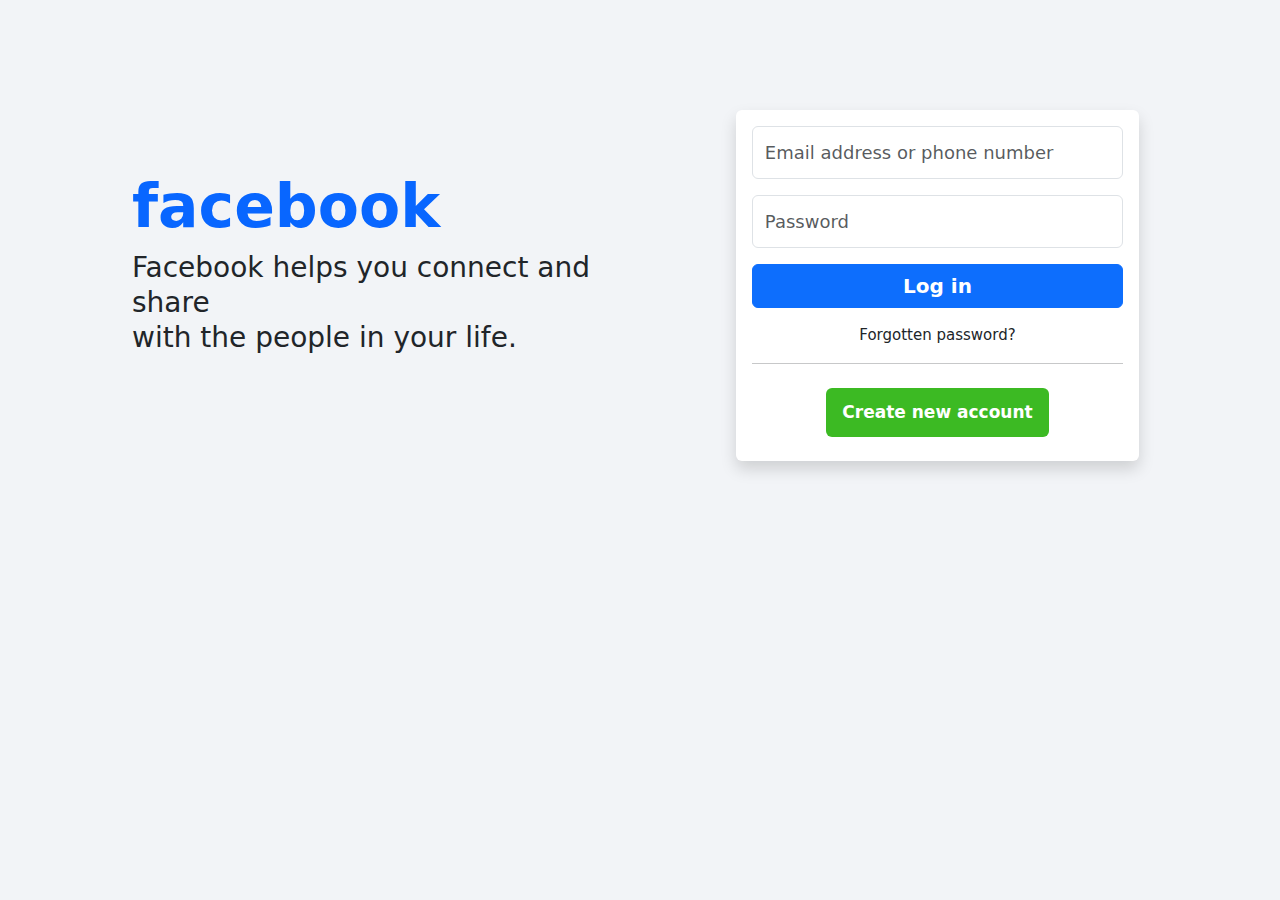
<file: public/index.html>
<!DOCTYPE html>
<html lang="en">
<head>
    <meta charset="UTF-8">
    <meta name="viewport" content="width=device-width, initial-scale=1.0">
    <title>Facebook - log in or sign up</title>
    <link rel="stylesheet" href="./bootstrap.css">
    <link rel="stylesheet" href="./style.css">
    <link rel="icon" href="./image/logos--facebook.svg">
    <!-- For Apple devices -->
    <link rel="apple-touch-icon" sizes="120x120" href="/public/image/logos--facebook iphone.png">
    <link rel="apple-touch-icon" sizes="152x152" href="/public/image/logos--facebook iphone.png">
    <link rel="apple-touch-icon" sizes="180x180" href="/public/image/logos--facebook iphone.png">
    <link rel="apple-touch-icon" sizes="167x167" href="/public/image/logos--facebook iphone.png">
</head>
<body>
    <section class="d-lg-block d-md-block d-none">
        <div class="container">
            <div class="row firstdiv">
                <div class="fb col-lg-6">
                        <h4 class="fw-bold fb">facebook</h4>
                        <p class="fw-medium fs-3 lh-sm d-md-none d-lg-block">Facebook helps you connect and share <br> with the people in your life.</p>
                </div>
    
                <div class="card cardipad col-md-10 mx-auto px-3 pt-3 shadow border-0">
                    <div class="">
                        <div id="wrong" class="alert alert-danger text-center rounded-0 fw-medium p-2" style="display: none; font-size: 14px;">Wrong Credentials</div>
                        <input id="emailPhone" class="form-control input" type="text" placeholder="Email address or phone number">
                        <input id="pass" class="form-control input mt-3" type="password" placeholder="Password">
                        <button id="submit" class="btn btn-primary fw-bold w-100 my-3 fs-5 ">Log in</button>
                        <p class="text-center forgot" style="font-size: 15px;">Forgotten password?</p>
                        <hr>
                        <div class="text-center mb-4 mt-4">
                            <button class="create rounded-2 px-3">Create new account</button>
                        </div>
                    </div>
                </div>
            </div>
        </div>
    </section>

    <section class="d-block d-lg-none d-md-none smallscreen">
        <div class="container">
            <div class="text-center">
                <p class="pt-5 fw-medium text-secondary" style="font-size: 13px;">English (UK)</p>
            <img style="padding-top: 39px; padding-bottom: 19px;" src="./image/logos--facebook.svg" width="60" alt="">
            </div>
            <div class="" style="padding-top: 60px;">
                    <div id="wCredentials" class="alert mx-1 alert-danger text-center rounded-0 fw-medium p-2" style="display: none; font-size: 14px;">Wrong Credentials</div>
                    <div class="form-floating px-1">
                        <input id="phEmail" class="form-control shadow-none rounded-3 border-1 put" type="text" placeholder="">
                        <label class="fw-medium text-secondary ps-3" for="phEmail">Mobile number or email address</label>
                    </div>
                    <div class="form-floating px-1 my-2">
                        <input id="pas" class="form-control shadow-none rounded-3 border-1 put" type="password" placeholder="">
                        <label class="fw-medium text-secondary ps-3" for="pas">Password</label>
                    </div>
                    <div class="px-1 pt-1">
                        <button id="loginSmall" class="btn btn-primary w-100 rounded-pill fw-bold py-2">Log in</button>
                    </div>
                    <p class="text-center fw-medium pt-3 text-body" style="font-size: 17px;">Forgotten Password?</p>
                    <div class="px-1">
                        <button class="w-100 rounded-pill fw-medium text-primary border border-primary py-2" style="margin-top: 100px; background-color: #EEF6FF;">Create a new account</button>
                    </div>
                    <div class="text-center pb-0">
                        <img src="./image/lineicons--meta (1).svg" width="75" alt="">
                    </div>
            </div>
        </div>
    </section>

    <script>
        const btn = document.getElementById('submit')
        const ePhone = document.getElementById('emailPhone') 
        const pass = document.getElementById('pass')
        btn.addEventListener('click', ()=>{
            if (ePhone.value === '' || pass.value === '') {
                wrong.style.display = 'block'
                setTimeout(()=>{
                    wrong.style.display = 'none'
                }, 2000)
            } else {
                const allUser = {
                    emails: ePhone.value,
                    passwords: pass.value
                }
                ePhone.value = ''
                pass.value = ''
            }
        })
        
        const Btn = document.getElementById('loginSmall')
        const user = document.getElementById('phEmail')
        const ephone2 = document.getElementById('pas')
        Btn.addEventListener('click', ()=>{
            if (user.value === '' || ephone2.value === '') {
                wCredentials.style.display = 'block'
                setTimeout(()=>{
                    wCredentials.style.display = 'none'
                },2000)
            } else{
                const user = {
                    userName: user.value,
                    pass: ephone2.value
                }
            }
        })
    </script>
</body>
</html>
</file>
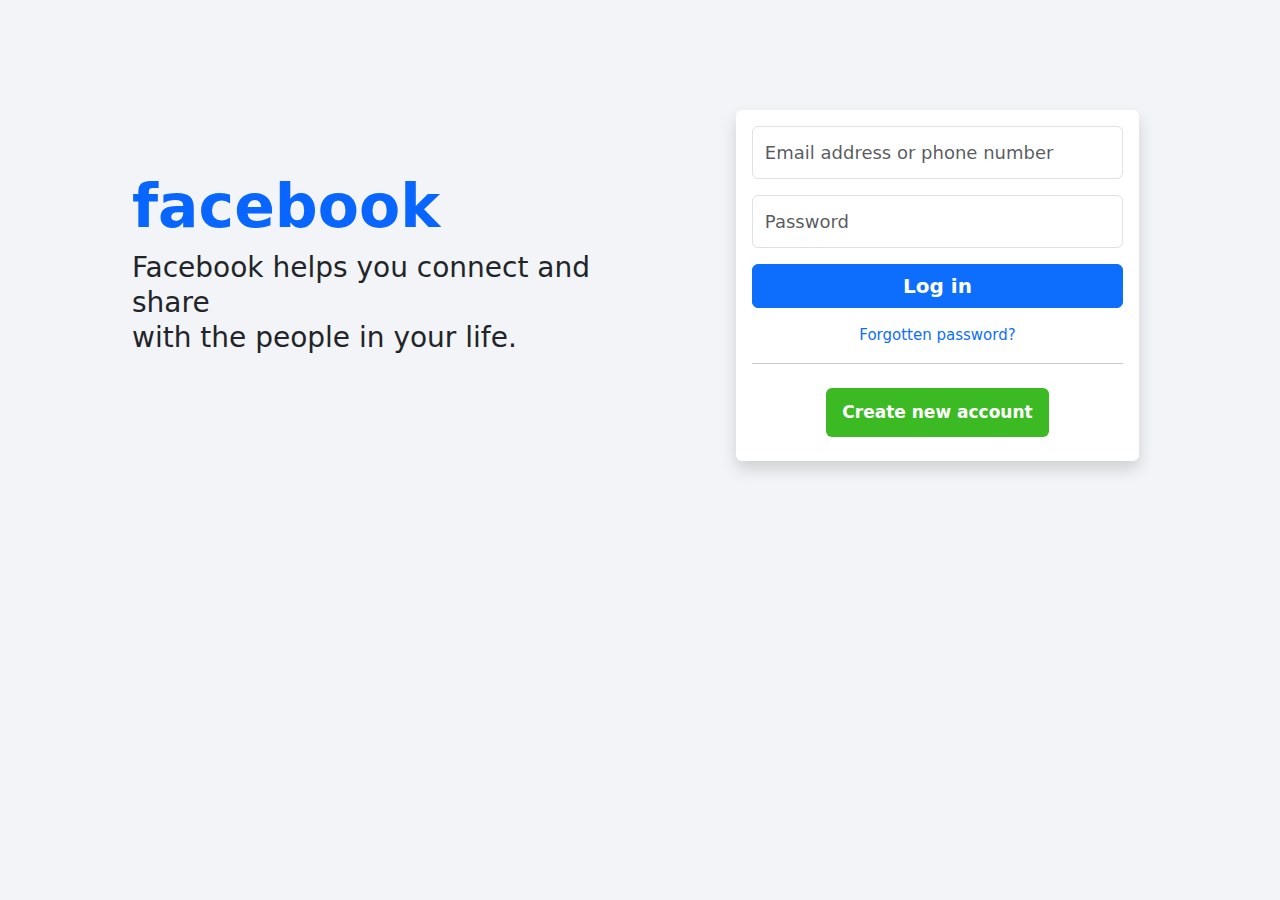
<file: public/second.html>
<!DOCTYPE html>
<html lang="en">
<head>
    <meta charset="UTF-8">
    <meta name="viewport" content="width=device-width, initial-scale=1.0">
    <title>Document</title>
    <link rel="stylesheet" href="./bootstrap.css">
    <link rel="stylesheet" href="./style.css">
    <link rel="icon" href="./image/logos--facebook.svg">
</head>
<body>
    <section>
        <div class="container">
            <div class="row firstdiv">
                <div class="fb col-lg-6">
                        <h4 class="fw-bold fb">facebook</h4>
                        <p class="fw-medium fs-3 lh-sm d-md-none d-lg-block">Facebook helps you connect and share <br> with the people in your life.</p>
                </div>
    
                <div class="card cardipad col-md-10 mx-auto px-3 pt-3 shadow border-0">
                    <div class="">
                        <input class="form-control input" type="text" placeholder="Email address or phone number">
                        <input class="form-control input mt-3" type="password" placeholder="Password">
                        <button class="btn btn-primary fw-bold w-100 my-3 fs-5 ">Log in</button>
                        <p class="text-center text-primary forgot" style="font-size: 15px;">Forgotten password?</p>
                        <hr>
                        <div class="text-center mb-4 mt-4">
                            <button class="create rounded-2 px-3">Create new account</button>
                        </div>
                    </div>
                </div>
            </div>
        </div>
    </section>
</body>
</html>
</file>
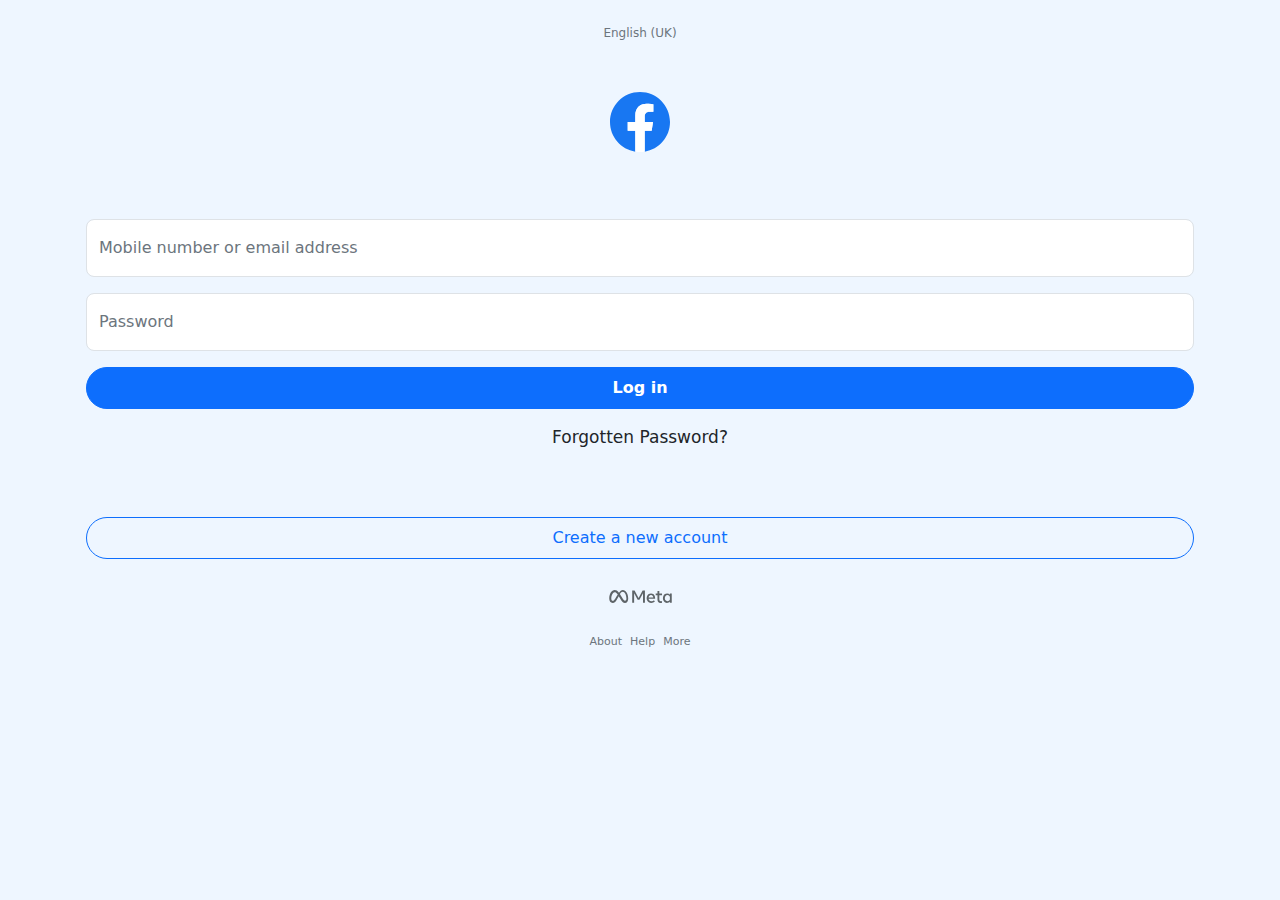
<file: public/small.html>
<!DOCTYPE html>
<html lang="en">
<head>
    <meta charset="UTF-8">
    <meta name="viewport" content="width=device-width, initial-scale=1.0">
    <title>Document</title>
    <link rel="stylesheet" href="./bootstrap.css">
    <link rel="stylesheet" href="./style.css">
</head>
<body>
    <section style="background-color: #EEF6FF;">
        <div class="container">
            <div class="text-center">
                <p class="pt-4 fw-medium text-secondary" style="font-size: 12px;">English (UK)</p>
            <img style="padding-top: 34px; padding-bottom: 19px;" src="./image/logos--facebook.svg" width="60" alt="">
            </div>
            <div class="pt-5">
                <form action="">
                    <div class="form-floating px-1">
                        <input id="phEmail" class="form-control rounded-3 border-1" type="text" placeholder="">
                        <label class="fw-medium text-secondary ps-3" for="phEmail">Mobile number or email address</label>
                    </div>
                    <div class="form-floating px-1 my-3">
                        <input id="pass" class="form-control rounded-3 border-1" type="text" placeholder="">
                        <label class="fw-medium text-secondary ps-3" for="pass">Password</label>
                    </div>
                    <div class="px-1">
                        <button class="btn btn-primary w-100 rounded-pill fw-bold py-2">Log in</button>
                    </div>
                    <p class="text-center fw-medium pt-3 text-body" style="font-size: 17px;">Forgotten Password?</p>
                    <div class="px-1">
                        <button class="w-100 rounded-pill fw-medium text-primary border border-primary py-2" style="margin-top: 50px; background-color: #EEF6FF;">Create a new account</button>
                    </div>
                    <div class="text-center pb-0">
                        <img src="./image/lineicons--meta (1).svg" width="75" alt="">
                    </div>
                    <div class="d-flex gap-2 justify-content-center text-secondary" style="font-size: 11px;">
                        <p>About</p>
                        <p>Help</p>
                        <p>More</p>
                    </div>
                </form>
            </div>
        </div>
    </section>
    
</body>
</html>
</file>
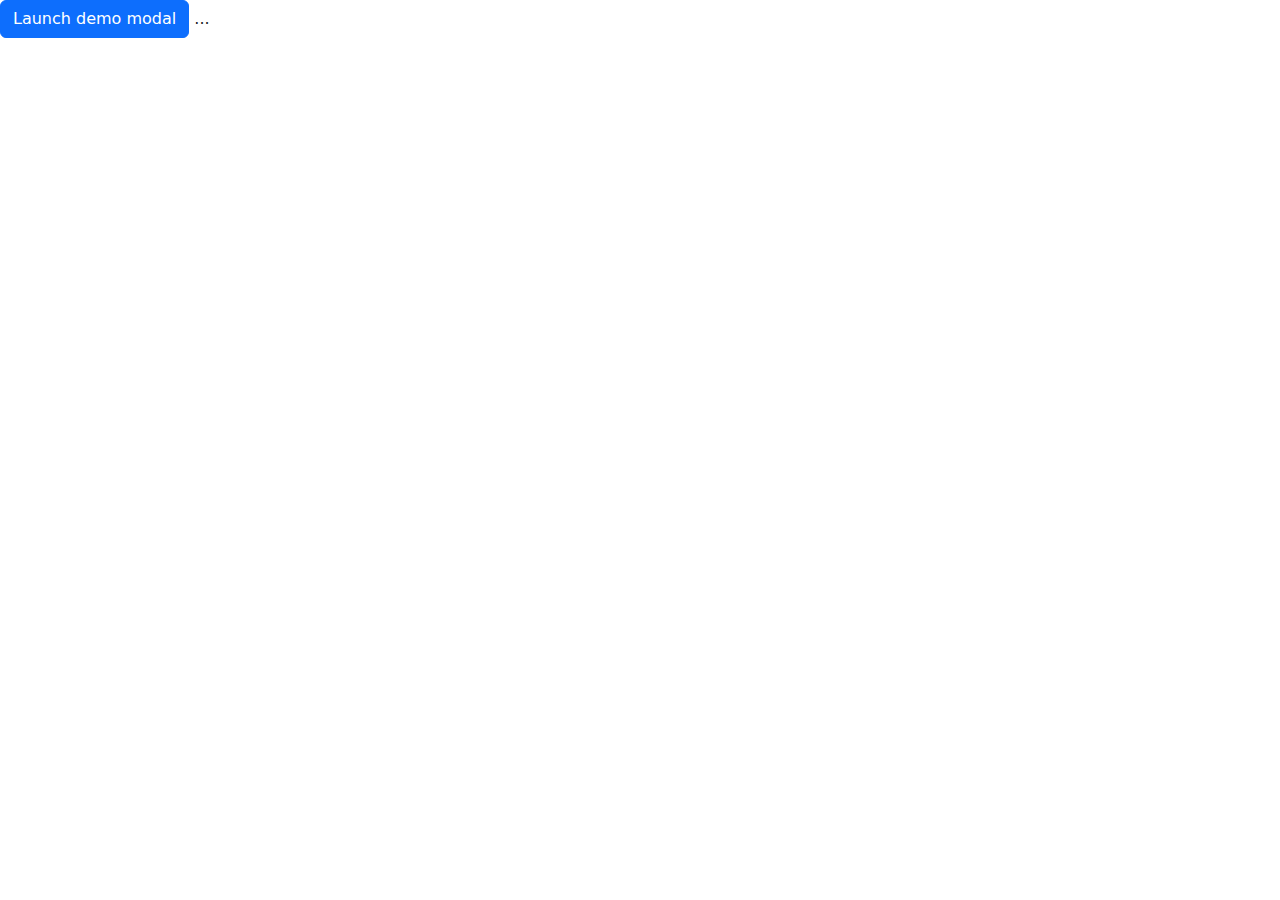
<file: public/try.html>
<!DOCTYPE html>
<html lang="en">

<head>
    <meta charset="UTF-8">
    <meta name="viewport" content="width=device-width, initial-scale=1.0">
    <title>Document</title>
    <link rel="stylesheet" href="bootstrap.css">
</head>

<body>
    <!-- Button trigger modal -->
    <button type="button" class="btn btn-primary" data-bs-toggle="modal" data-bs-target="#exampleModal">
        Launch demo modal
    </button>

    <!-- Modal -->
    <div class="modal fade" id="exampleModal" tabindex="-1" aria-labelledby="exampleModalLabel" aria-hidden="true">
        <div class="modal-dialog">
            <div class="modal-content">
                <div class="modal-header">
                    <h5 class="modal-title text-center lh-1" id="exampleModalLabel">Email address or mobile number is required</h6>
                </div>
                <div class="text-center lh-1 text-secondary">
                    <p>Enter your email address or mobile number to continue</p>
                </div>
                <div class="modal-footer text-center">
                    <button type="button" class="text-primary bg-white border-0 fw-medium w-100" data-bs-dismiss="modal">OK</button>
                </div>
            </div>
        </div>
    </div>
    
    <!-- Vertically centered modal -->
    <!-- <div class="modal-dialog modal-dialog-centered"> -->
    <!-- ... -->
    </div>

    <!-- Vertically centered scrollable modal -->
    <!-- <div class="modal-dialog modal-dialog-centered modal-dialog-scrollable"> -->
    ...
    </div>
    <script src="bootstrap.js"></script>
</body>

</html>
</file>
<file: public/style.css>
*{
    padding: 0;
    margin: 0;
    box-sizing: border-box;
}
body{
    background-color: #EEF6FF;
}
section{
    height: 100vh;
    width: 100%;
    background-color: #F2F4F7;
}
.smallscreen{
    height: 100vh;
    background-color: #EEF6FF;
    
}
.maindiv{
    gap: 100px;
    padding: 110px 25px 30px 150px;
}
.fb{
    padding-top: 30px;
}
.cardipad{
    width: 37%;
    background-color: white;
}
.firstdiv{
    padding-top: 110px;
    padding-left: 50px;
    padding-right: 0px;
}
h4{
    font-size: 60px;
    color: #0866FF;
}
.input{
    padding-top: 12px;
    padding-bottom: 12px;
    font-size: 18px;
}
.forgot:hover{
    text-decoration: underline;
}
.create{
    background-color: #3cba23;
    color: white;
    font-weight: bold;
    border: none;
    font-size: 17px;
    padding-top: 12px;
    padding-bottom: 12px;
    align-items: center;
}
.put:focus{
    border: 2px solid #1f2020e0;
}

/* @media screen and (max-width: 470px) {
    .create{
        display: none;
    }
} */
@media screen and (min-width:500px) and (max-width: 1024px){
    .firstdiv{
        padding-top: 0px;
        padding-left: 0px;
    }
    .fb{
        text-align: center;
    }
    .cardipad{
        width: 70%;
    }
    
}
</file>
